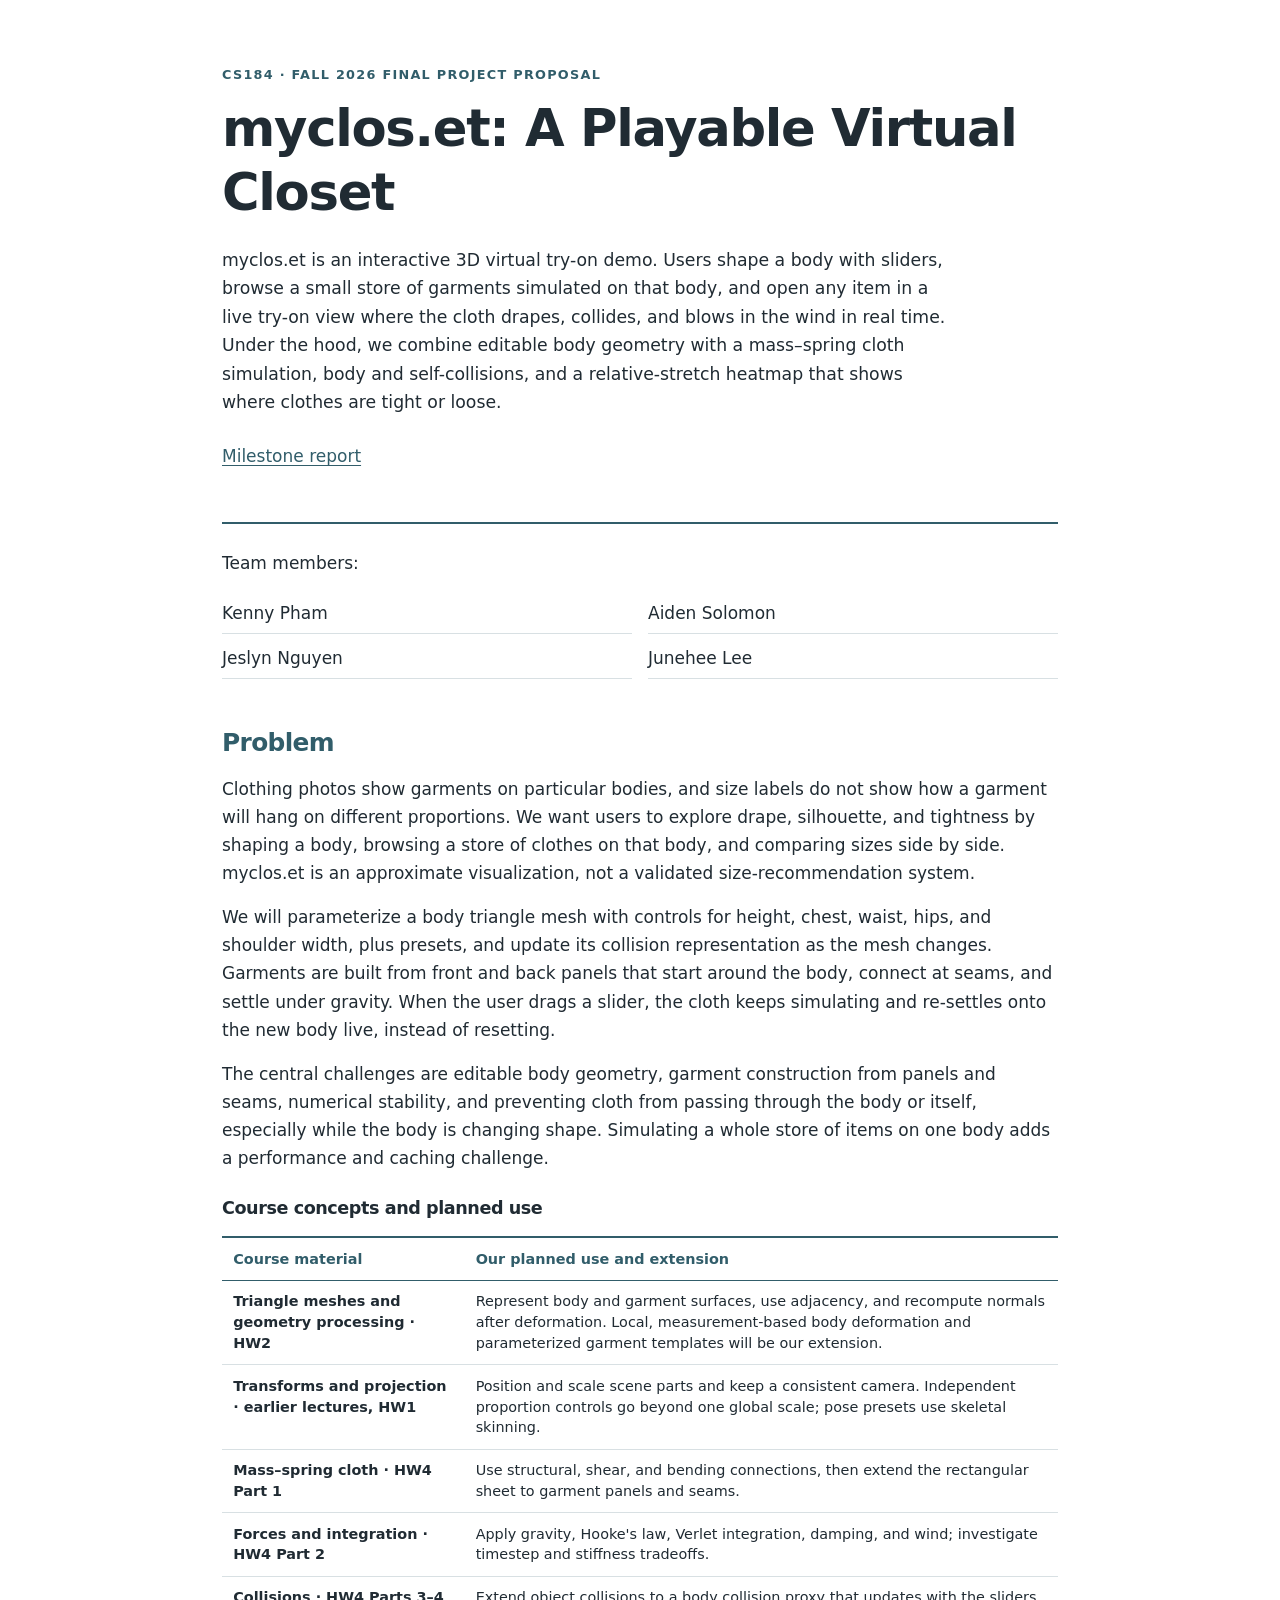
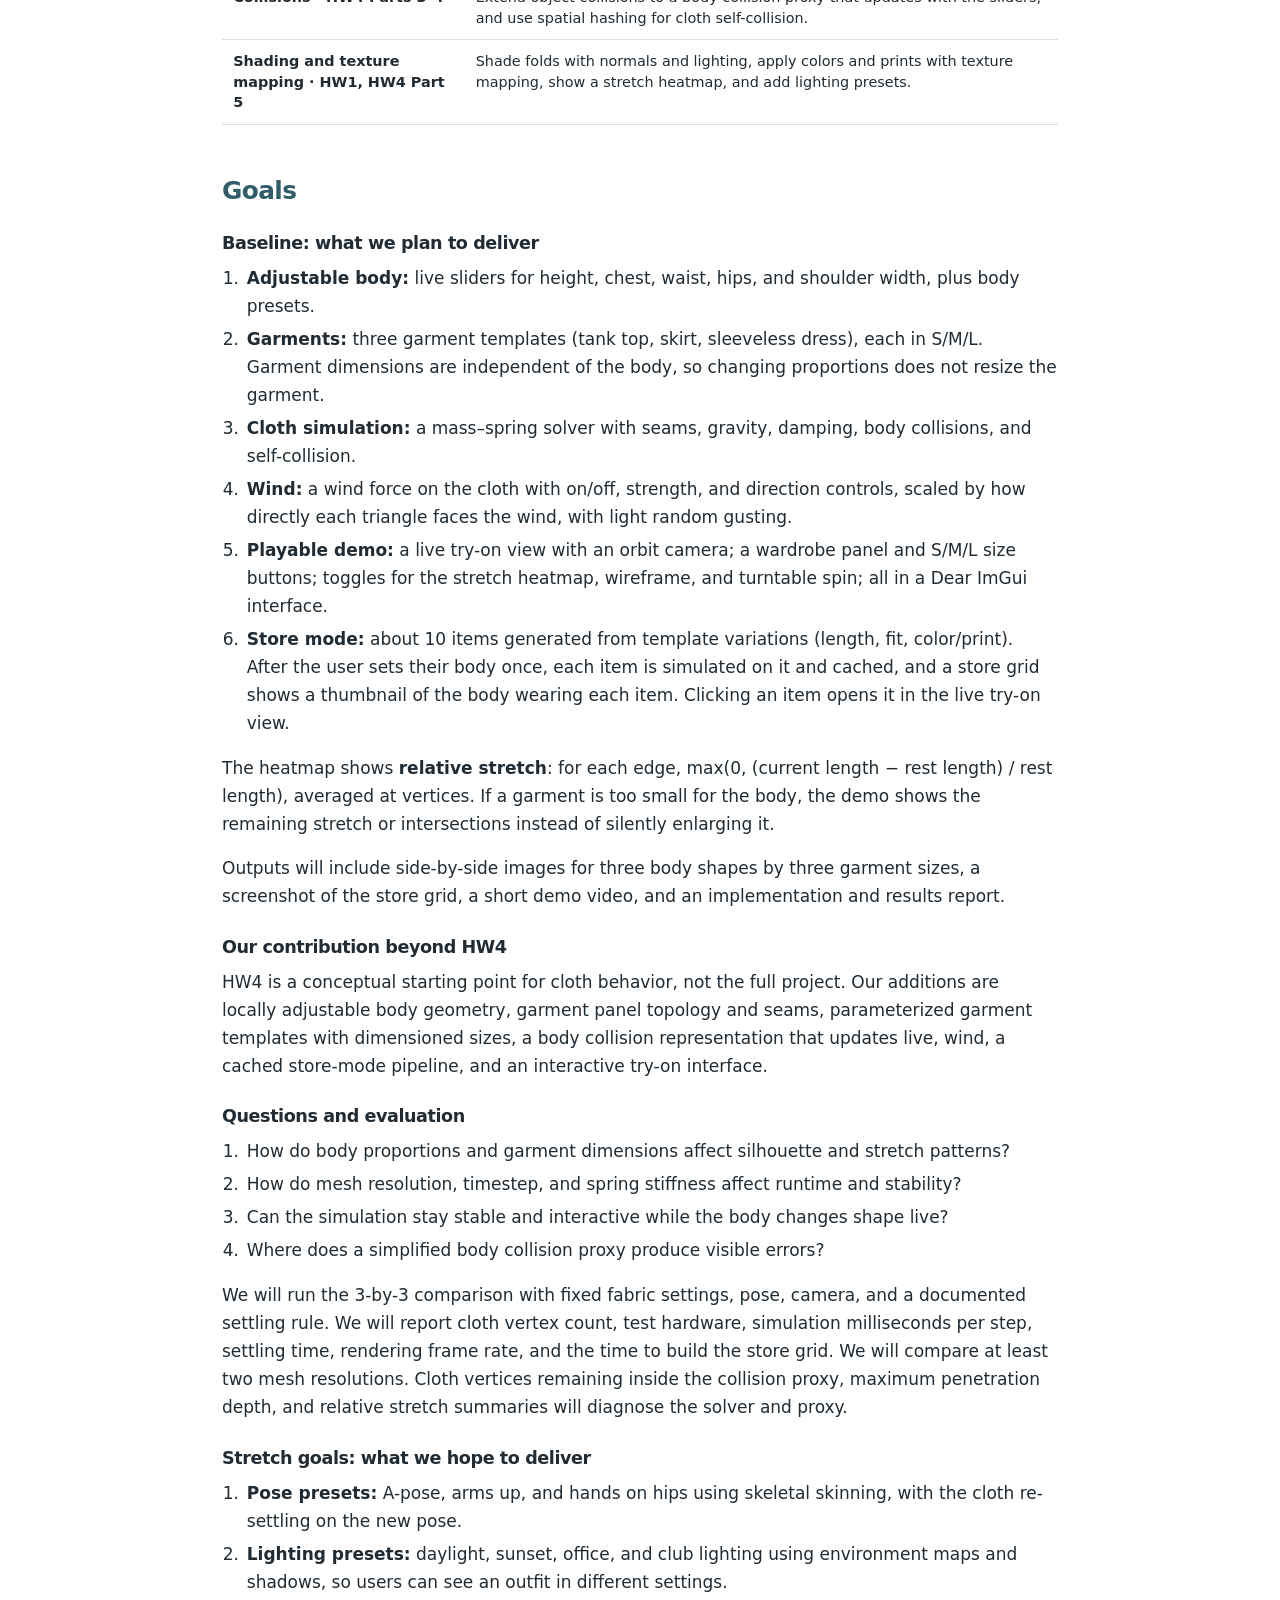
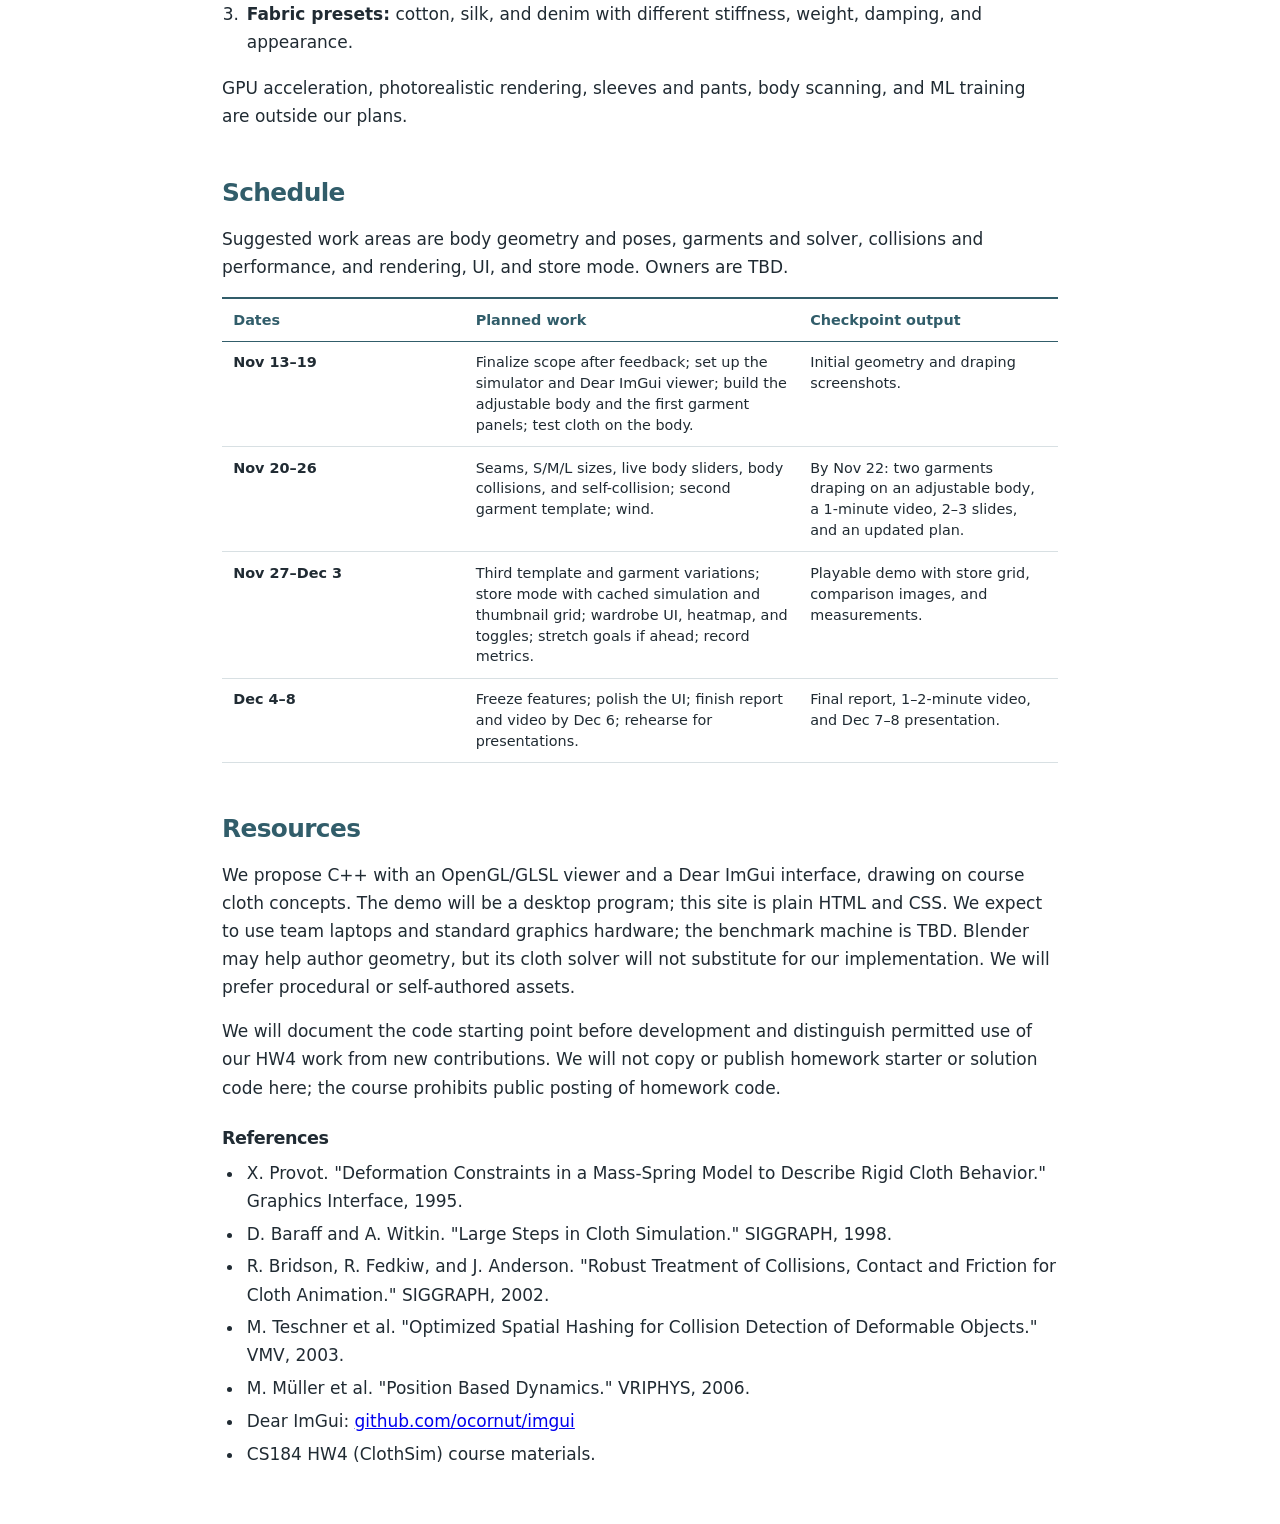
<file: index.html>
<!doctype html>
<html lang="en">
<head>
  <meta charset="utf-8">
  <meta name="viewport" content="width=device-width, initial-scale=1">
  <meta name="description" content="myclos.et: a CS184 Fall 2026 final project proposal for an interactive virtual closet that drapes clothing on adjustable bodies.">
  <title>myclos.et — CS184 Final Project Proposal</title>
  <link rel="stylesheet" href="styles.css">
</head>
<body>
  <main>
    <header class="page-header">
      <p class="eyebrow">CS184 · Fall 2026 Final Project Proposal</p>
      <h1>myclos.et: A Playable Virtual Closet</h1>
      <p class="summary">myclos.et is an interactive 3D virtual try-on demo. Users shape a body with sliders, browse a small store of garments simulated on that body, and open any item in a live try-on view where the cloth drapes, collides, and blows in the wind in real time. Under the hood, we combine editable body geometry with a mass–spring cloth simulation, body and self-collisions, and a relative-stretch heatmap that shows where clothes are tight or loose.</p>
      <p><a href="milestone.html">Milestone report</a></p>
    </header>

    <section id="team" aria-label="Team members">
      <p>Team members:</p>
      <ul class="team-list">
        <li>Kenny Pham</li><li>Aiden Solomon</li><li>Jeslyn Nguyen</li><li>Junehee Lee</li>
      </ul>
    </section>

    <section id="problem" aria-labelledby="problem-heading">
      <h2 id="problem-heading">Problem</h2>
      <p>Clothing photos show garments on particular bodies, and size labels do not show how a garment will hang on different proportions. We want users to explore drape, silhouette, and tightness by shaping a body, browsing a store of clothes on that body, and comparing sizes side by side. myclos.et is an approximate visualization, not a validated size-recommendation system.</p>
      <p>We will parameterize a body triangle mesh with controls for height, chest, waist, hips, and shoulder width, plus presets, and update its collision representation as the mesh changes. Garments are built from front and back panels that start around the body, connect at seams, and settle under gravity. When the user drags a slider, the cloth keeps simulating and re-settles onto the new body live, instead of resetting.</p>
      <p>The central challenges are editable body geometry, garment construction from panels and seams, numerical stability, and preventing cloth from passing through the body or itself, especially while the body is changing shape. Simulating a whole store of items on one body adds a performance and caching challenge.</p>
      <h3>Course concepts and planned use</h3>
      <div class="table-scroll" role="region" aria-label="Course concepts and planned use" tabindex="0">
        <table>
          <thead><tr><th scope="col">Course material</th><th scope="col">Our planned use and extension</th></tr></thead>
          <tbody>
            <tr><th scope="row">Triangle meshes and geometry processing · HW2</th><td>Represent body and garment surfaces, use adjacency, and recompute normals after deformation. Local, measurement-based body deformation and parameterized garment templates will be our extension.</td></tr>
            <tr><th scope="row">Transforms and projection · earlier lectures, HW1</th><td>Position and scale scene parts and keep a consistent camera. Independent proportion controls go beyond one global scale; pose presets use skeletal skinning.</td></tr>
            <tr><th scope="row">Mass–spring cloth · HW4 Part 1</th><td>Use structural, shear, and bending connections, then extend the rectangular sheet to garment panels and seams.</td></tr>
            <tr><th scope="row">Forces and integration · HW4 Part 2</th><td>Apply gravity, Hooke's law, Verlet integration, damping, and wind; investigate timestep and stiffness tradeoffs.</td></tr>
            <tr><th scope="row">Collisions · HW4 Parts 3–4</th><td>Extend object collisions to a body collision proxy that updates with the sliders, and use spatial hashing for cloth self-collision.</td></tr>
            <tr><th scope="row">Shading and texture mapping · HW1, HW4 Part 5</th><td>Shade folds with normals and lighting, apply colors and prints with texture mapping, show a stretch heatmap, and add lighting presets.</td></tr>
          </tbody>
        </table>
      </div>
    </section>

    <section id="goals" aria-labelledby="goals-heading">
      <h2 id="goals-heading">Goals</h2>
      <h3>Baseline: what we plan to deliver</h3>
      <ol>
        <li><strong>Adjustable body:</strong> live sliders for height, chest, waist, hips, and shoulder width, plus body presets.</li>
        <li><strong>Garments:</strong> three garment templates (tank top, skirt, sleeveless dress), each in S/M/L. Garment dimensions are independent of the body, so changing proportions does not resize the garment.</li>
        <li><strong>Cloth simulation:</strong> a mass–spring solver with seams, gravity, damping, body collisions, and self-collision.</li>
        <li><strong>Wind:</strong> a wind force on the cloth with on/off, strength, and direction controls, scaled by how directly each triangle faces the wind, with light random gusting.</li>
        <li><strong>Playable demo:</strong> a live try-on view with an orbit camera; a wardrobe panel and S/M/L size buttons; toggles for the stretch heatmap, wireframe, and turntable spin; all in a Dear ImGui interface.</li>
        <li><strong>Store mode:</strong> about 10 items generated from template variations (length, fit, color/print). After the user sets their body once, each item is simulated on it and cached, and a store grid shows a thumbnail of the body wearing each item. Clicking an item opens it in the live try-on view.</li>
      </ol>
      <p>The heatmap shows <strong>relative stretch</strong>: for each edge, max(0, (current length − rest length) / rest length), averaged at vertices. If a garment is too small for the body, the demo shows the remaining stretch or intersections instead of silently enlarging it.</p>
      <p>Outputs will include side-by-side images for three body shapes by three garment sizes, a screenshot of the store grid, a short demo video, and an implementation and results report.</p>
      <h3>Our contribution beyond HW4</h3>
      <p>HW4 is a conceptual starting point for cloth behavior, not the full project. Our additions are locally adjustable body geometry, garment panel topology and seams, parameterized garment templates with dimensioned sizes, a body collision representation that updates live, wind, a cached store-mode pipeline, and an interactive try-on interface.</p>
      <h3>Questions and evaluation</h3>
      <ol>
        <li>How do body proportions and garment dimensions affect silhouette and stretch patterns?</li>
        <li>How do mesh resolution, timestep, and spring stiffness affect runtime and stability?</li>
        <li>Can the simulation stay stable and interactive while the body changes shape live?</li>
        <li>Where does a simplified body collision proxy produce visible errors?</li>
      </ol>
      <p>We will run the 3-by-3 comparison with fixed fabric settings, pose, camera, and a documented settling rule. We will report cloth vertex count, test hardware, simulation milliseconds per step, settling time, rendering frame rate, and the time to build the store grid. We will compare at least two mesh resolutions. Cloth vertices remaining inside the collision proxy, maximum penetration depth, and relative stretch summaries will diagnose the solver and proxy.</p>
      <h3>Stretch goals: what we hope to deliver</h3>
      <ol>
        <li><strong>Pose presets:</strong> A-pose, arms up, and hands on hips using skeletal skinning, with the cloth re-settling on the new pose.</li>
        <li><strong>Lighting presets:</strong> daylight, sunset, office, and club lighting using environment maps and shadows, so users can see an outfit in different settings.</li>
        <li><strong>Fabric presets:</strong> cotton, silk, and denim with different stiffness, weight, damping, and appearance.</li>
      </ol>
      <p>GPU acceleration, photorealistic rendering, sleeves and pants, body scanning, and ML training are outside our plans.</p>
    </section>

    <section id="schedule" aria-labelledby="schedule-heading">
      <h2 id="schedule-heading">Schedule</h2>
      <p>Suggested work areas are body geometry and poses, garments and solver, collisions and performance, and rendering, UI, and store mode. Owners are TBD.</p>
      <div class="table-scroll" role="region" aria-label="Project schedule" tabindex="0">
        <table>
          <thead><tr><th scope="col">Dates</th><th scope="col">Planned work</th><th scope="col">Checkpoint output</th></tr></thead>
          <tbody>
            <tr><th scope="row">Nov 13–19</th><td>Finalize scope after feedback; set up the simulator and Dear ImGui viewer; build the adjustable body and the first garment panels; test cloth on the body.</td><td>Initial geometry and draping screenshots.</td></tr>
            <tr><th scope="row">Nov 20–26</th><td>Seams, S/M/L sizes, live body sliders, body collisions, and self-collision; second garment template; wind.</td><td>By Nov 22: two garments draping on an adjustable body, a 1-minute video, 2–3 slides, and an updated plan.</td></tr>
            <tr><th scope="row">Nov 27–Dec 3</th><td>Third template and garment variations; store mode with cached simulation and thumbnail grid; wardrobe UI, heatmap, and toggles; stretch goals if ahead; record metrics.</td><td>Playable demo with store grid, comparison images, and measurements.</td></tr>
            <tr><th scope="row">Dec 4–8</th><td>Freeze features; polish the UI; finish report and video by Dec 6; rehearse for presentations.</td><td>Final report, 1–2-minute video, and Dec 7–8 presentation.</td></tr>
          </tbody>
        </table>
      </div>
    </section>

    <section id="resources" aria-labelledby="resources-heading">
      <h2 id="resources-heading">Resources</h2>
      <p>We propose C++ with an OpenGL/GLSL viewer and a Dear ImGui interface, drawing on course cloth concepts. The demo will be a desktop program; this site is plain HTML and CSS. We expect to use team laptops and standard graphics hardware; the benchmark machine is TBD. Blender may help author geometry, but its cloth solver will not substitute for our implementation. We will prefer procedural or self-authored assets.</p>
      <p>We will document the code starting point before development and distinguish permitted use of our HW4 work from new contributions. We will not copy or publish homework starter or solution code here; the course prohibits public posting of homework code.</p>
      <h3>References</h3>
      <ul>
        <li>X. Provot. "Deformation Constraints in a Mass-Spring Model to Describe Rigid Cloth Behavior." Graphics Interface, 1995.</li>
        <li>D. Baraff and A. Witkin. "Large Steps in Cloth Simulation." SIGGRAPH, 1998.</li>
        <li>R. Bridson, R. Fedkiw, and J. Anderson. "Robust Treatment of Collisions, Contact and Friction for Cloth Animation." SIGGRAPH, 2002.</li>
        <li>M. Teschner et al. "Optimized Spatial Hashing for Collision Detection of Deformable Objects." VMV, 2003.</li>
        <li>M. Müller et al. "Position Based Dynamics." VRIPHYS, 2006.</li>
        <li>Dear ImGui: <a href="https://github.com/ocornut/imgui">github.com/ocornut/imgui</a></li>
        <li>CS184 HW4 (ClothSim) course materials.</li>
      </ul>
    </section>
  </main>
</body>
</html>
</file>
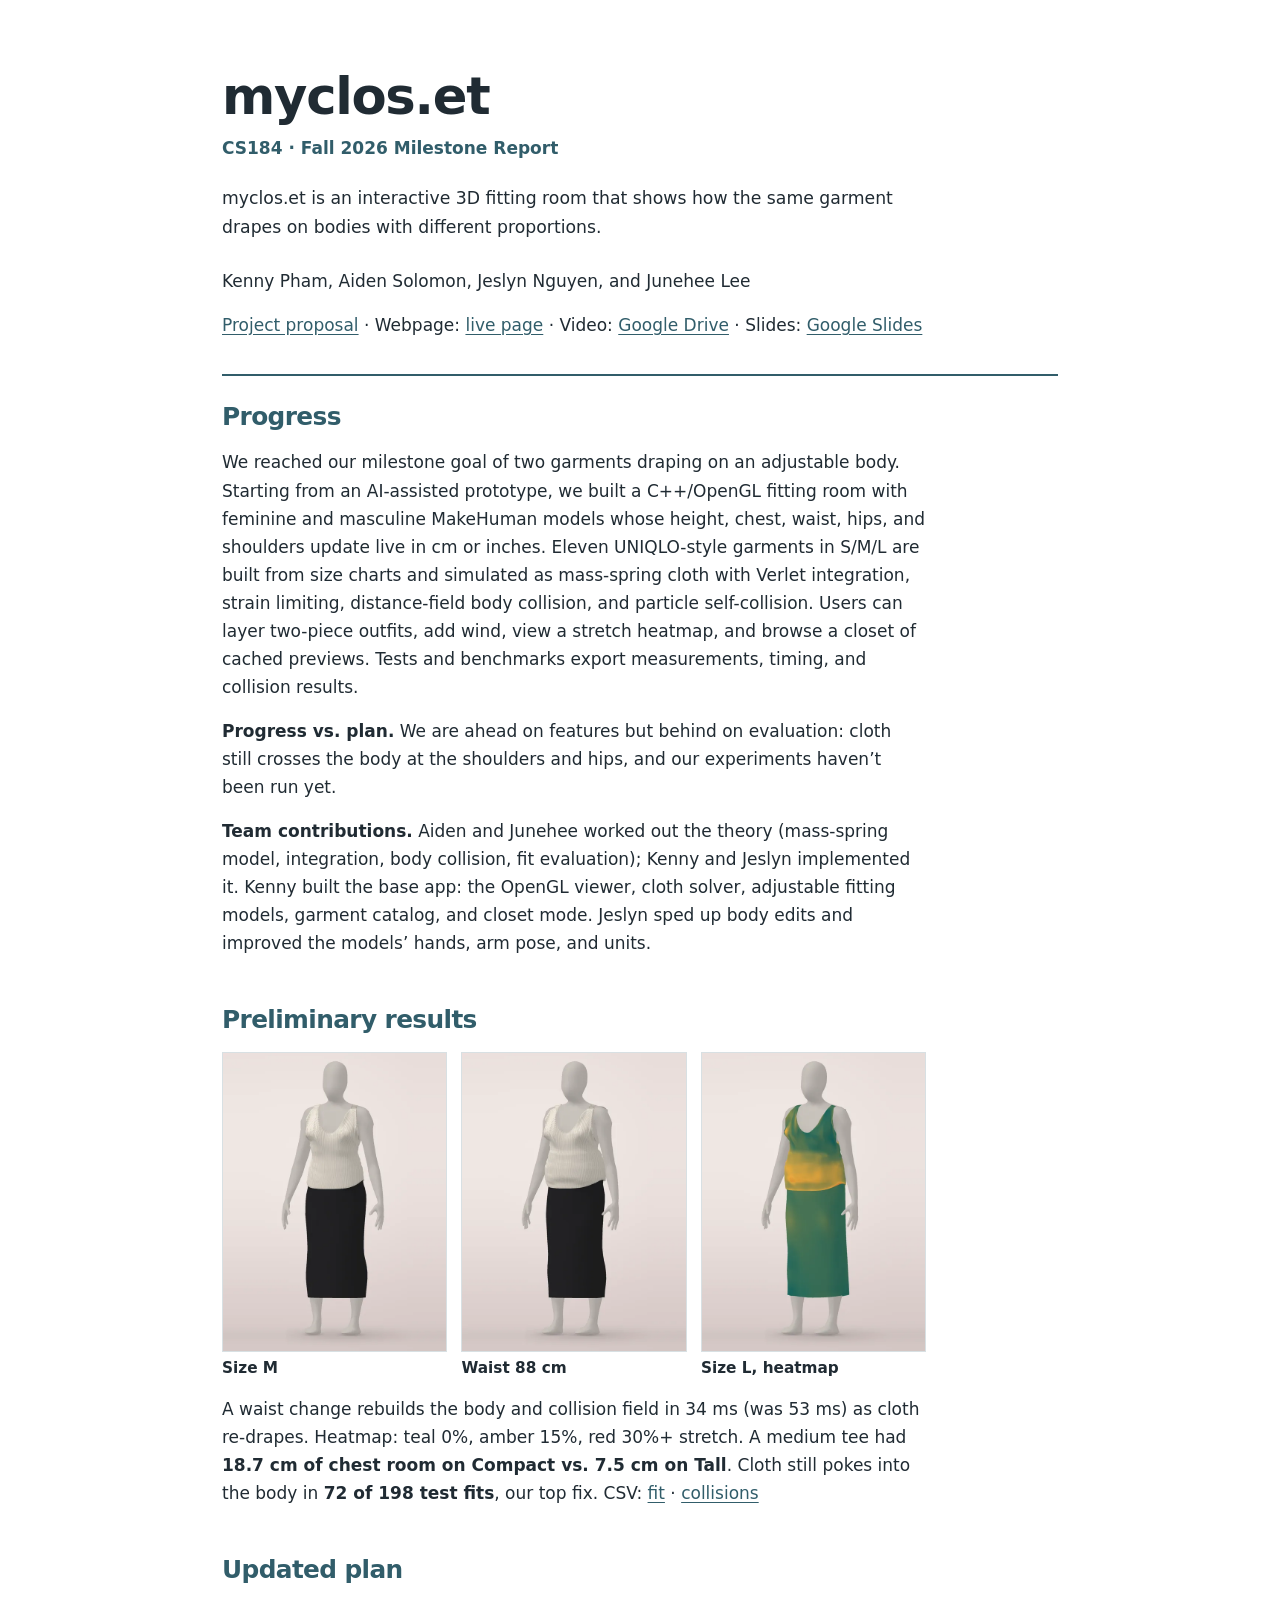
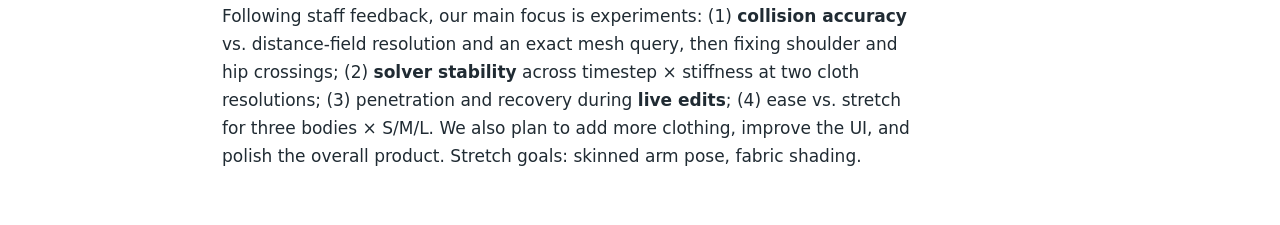
<file: milestone.html>
<!doctype html>
<html lang="en">
<head>
  <meta charset="utf-8">
  <meta name="viewport" content="width=device-width, initial-scale=1">
  <meta name="description" content="Milestone report for myclos.et, an interactive virtual try-on project for UC Berkeley CS184 Fall 2026.">
  <title>myclos.et — CS184 Milestone Report</title>
  <link rel="stylesheet" href="styles.css">
</head>
<body>
  <main class="milestone">
    <header class="page-header">
      <h1>myclos.et</h1>
      <p class="milestone-course">CS184 · Fall 2026 Milestone Report</p>
      <p class="summary">myclos.et is an interactive 3D fitting room that shows how the same garment drapes on bodies with different proportions.</p>
      <p>Kenny Pham, Aiden Solomon, Jeslyn Nguyen, and Junehee Lee</p>
      <p><a href="index.html">Project proposal</a> · Webpage: <a href="https://kkphamm.github.io/myclos.et/milestone.html">live page</a> · Video: <a href="https://drive.google.com/file/d/1_k4JMF3rZhHPtazo19VObxyt0BWd50ix/view?usp=sharing">Google Drive</a> · Slides: <a href="https://docs.google.com/presentation/d/1-aYv32nuWVJ9-6t-rAa8tIzQ8JkE1HVjq1EU8sJUG2M/edit?usp=drivesdk">Google Slides</a></p>
    </header>

    <section aria-labelledby="progress-heading">
      <h2 id="progress-heading">Progress</h2>
      <p>We reached our milestone goal of two garments draping on an adjustable body. Starting from an AI-assisted prototype, we built a C++/OpenGL fitting room with feminine and masculine MakeHuman models whose height, chest, waist, hips, and shoulders update live in cm or inches. Eleven UNIQLO-style garments in S/M/L are built from size charts and simulated as mass-spring cloth with Verlet integration, strain limiting, distance-field body collision, and particle self-collision. Users can layer two-piece outfits, add wind, view a stretch heatmap, and browse a closet of cached previews. Tests and benchmarks export measurements, timing, and collision results.</p>
      <p><strong>Progress vs. plan.</strong> We are ahead on features but behind on evaluation: cloth still crosses the body at the shoulders and hips, and our experiments haven’t been run yet.</p>
      <p><strong>Team contributions.</strong> Aiden and Junehee worked out the theory (mass-spring model, integration, body collision, fit evaluation); Kenny and Jeslyn implemented it. Kenny built the base app: the OpenGL viewer, cloth solver, adjustable fitting models, garment catalog, and closet mode. Jeslyn sped up body edits and improved the models’ hands, arm pose, and units.</p>
    </section>

    <section aria-labelledby="results-heading">
      <h2 id="results-heading">Preliminary results</h2>
      <div class="milestone-figures">
        <figure>
          <img src="evidence/milestone/try-on.webp" width="600" height="800" alt="The feminine model wears a ribbed tank top and long skirt in size M.">
          <figcaption>Size M</figcaption>
        </figure>
        <figure>
          <img src="evidence/milestone/waist-edit.webp" width="600" height="800" alt="The same outfit after the waist slider is raised to 88 cm; the cloth re-drapes over the wider waist.">
          <figcaption>Waist 88 cm</figcaption>
        </figure>
        <figure>
          <img src="evidence/milestone/stretch-wind.webp" width="600" height="800" alt="The tank top in size L with wind and the stretch heatmap on. Amber shows more stretch around the waist.">
          <figcaption>Size L, heatmap</figcaption>
        </figure>
      </div>
      <p>A waist change rebuilds the body and collision field in 34 ms (was 53 ms) as cloth re-drapes. Heatmap: teal 0%, amber 15%, red 30%+ stretch. A medium tee had <strong>18.7 cm of chest room on Compact vs. 7.5 cm on Tall</strong>. Cloth still pokes into the body in <strong>72 of 198 test fits</strong>, our top fix. CSV: <a href="evidence/milestone/fit-report.csv">fit</a> · <a href="evidence/milestone/fit-check.csv">collisions</a></p>
    </section>

    <section aria-labelledby="plan-heading">
      <h2 id="plan-heading">Updated plan</h2>
      <p>Following staff feedback, our main focus is experiments: (1) <strong>collision accuracy</strong> vs. distance-field resolution and an exact mesh query, then fixing shoulder and hip crossings; (2) <strong>solver stability</strong> across timestep × stiffness at two cloth resolutions; (3) penetration and recovery during <strong>live edits</strong>; (4) ease vs. stretch for three bodies × S/M/L. We also plan to add more clothing, improve the UI, and polish the overall product. Stretch goals: skinned arm pose, fabric shading.</p>
    </section>
  </main>
</body>
</html>
</file>
<file: styles.css>
:root { color-scheme: light; --ink: #202b33; --accent: #315d6a; --line: #d8e0e3; }
* { box-sizing: border-box; }
body { margin: 0; background: #fff; color: var(--ink); font: 17px/1.65 system-ui, -apple-system, BlinkMacSystemFont, "Segoe UI", sans-serif; }
main { max-width: 900px; margin: 0 auto; padding: 4rem 2rem 2rem; }
.page-header { padding-bottom: 2.2rem; border-bottom: 2px solid var(--accent); }
.eyebrow { margin: 0 0 .65rem; color: var(--accent); font-size: .8rem; font-weight: 750; letter-spacing: .1em; text-transform: uppercase; }
h1, h2, h3 { line-height: 1.25; letter-spacing: -.025em; }
h1 { margin: 0; font-size: clamp(2.2rem, 5vw, 3.2rem); }
.summary { max-width: 46rem; margin: 1.4rem 0 1.6rem; font-size: 1.08rem; }
.table-scroll:focus-visible { outline: 3px solid var(--accent); outline-offset: 3px; }
section { padding: 1.6rem 0 .4rem; }
h2 { margin: 0 0 1rem; color: var(--accent); font-size: 1.55rem; }
@media (min-width: 1350px) {
  section { position: relative; }
  h2 { position: absolute; top: 1.6rem; right: calc(100% + 3rem); width: 10rem; margin: 0; text-align: right; font-size: 1.7rem; }
  section > h2 + h3 { margin-top: 0; }
}
h3 { margin: 1.65rem 0 .55rem; font-size: 1.1rem; }
p { margin: 0 0 1rem; }
ul, ol { padding-left: 1.4rem; margin: .5rem 0 1.1rem; }
li { padding-left: .15rem; margin: .3rem 0; }
.team-list { display: grid; grid-template-columns: repeat(2, minmax(0, 1fr)); gap: .3rem 1rem; list-style: none; padding: 0; }
.team-list li { margin: 0; padding: .35rem 0; border-bottom: 1px solid var(--line); }
.table-scroll { overflow-x: auto; margin: 1rem 0 1.2rem; }
table { width: 100%; border-collapse: collapse; font-size: .9rem; line-height: 1.45; }
th, td { padding: .65rem .7rem; text-align: left; vertical-align: top; border-bottom: 1px solid var(--line); }
thead th { color: var(--accent); border-top: 2px solid var(--accent); border-bottom: 1px solid var(--accent); }
tbody th { width: 29%; font-weight: 650; }
@media (max-width: 620px) {
  main { padding: 2.3rem 1.1rem 1.5rem; }
  body { font-size: 16px; }
  .team-list { grid-template-columns: 1fr; }
  table { min-width: 560px; }
}
@page { size: letter; margin: .7in; }
@media print {
  body { font-size: 10.5pt; line-height: 1.45; print-color-adjust: exact; }
  main { max-width: none; padding: 0; }
  .page-header { padding-bottom: .7rem; }
  h1 { font-size: 23pt; }
  h2 { font-size: 15pt; }
  h3 { font-size: 11.5pt; }
  section { padding-top: .9rem; }
  h2 { position: static; width: auto; margin-bottom: 1rem; text-align: left; }
  .table-scroll { overflow: visible; }
  table { font-size: 8.5pt; }
  th, td { padding: .35rem .4rem; }
  tr, h2, h3, .team-list li { break-inside: avoid; }
  h2, h3 { break-after: avoid; }
}

.milestone .page-header p:last-child { margin-bottom: 0; }
.milestone-course { margin: .35rem 0 0; color: var(--accent); font-weight: 650; }
.milestone p { max-width: 44rem; }
.milestone a, .page-header a { color: var(--accent); text-underline-offset: .17em; }
.milestone a:focus-visible, .page-header a:focus-visible { outline: 2px solid var(--accent); outline-offset: 3px; }
.milestone-figures {
  display: grid;
  grid-template-columns: repeat(3, minmax(0, 1fr));
  gap: .9rem;
  max-width: 44rem;
  margin: 0 0 .85rem;
}
.milestone-figures figure { margin: 0; }
.milestone-figures img { display: block; width: 100%; height: auto; border: 1px solid var(--line); }
.milestone-figures figcaption { padding-top: .28rem; font-size: .9em; font-weight: 650; }
.milestone-links {
  display: grid;
  grid-template-columns: repeat(auto-fit, minmax(min(100%, 10.5rem), 1fr));
  gap: .45rem 1rem;
  margin: 0;
}
.milestone-links > div { padding: .45em 0; border-top: 1px solid var(--line); }
.milestone-links dt { font-weight: 650; }
.milestone-links dd { margin: 0; }
.milestone-blank { color: var(--accent); }
@media screen and (max-width: 480px) {
  .milestone-figures { grid-template-columns: 1fr; max-width: 18rem; }
}
@media print {
  .milestone { font-size: 10pt; }
  .milestone section { padding: .55rem 0 0; }
  .milestone h2 { margin: 0 0 .35rem; }
  .milestone .summary { margin: .55rem 0; font-size: inherit; }
  .milestone p { max-width: none; margin-bottom: .35rem; }
  .milestone-figures { max-width: 3.6in; margin-bottom: .42rem; break-inside: avoid; }
  .milestone-figures figcaption { font-size: 8.25pt; }
  .milestone-links { grid-template-columns: repeat(3, 1fr); break-inside: avoid; }
}
</file>
